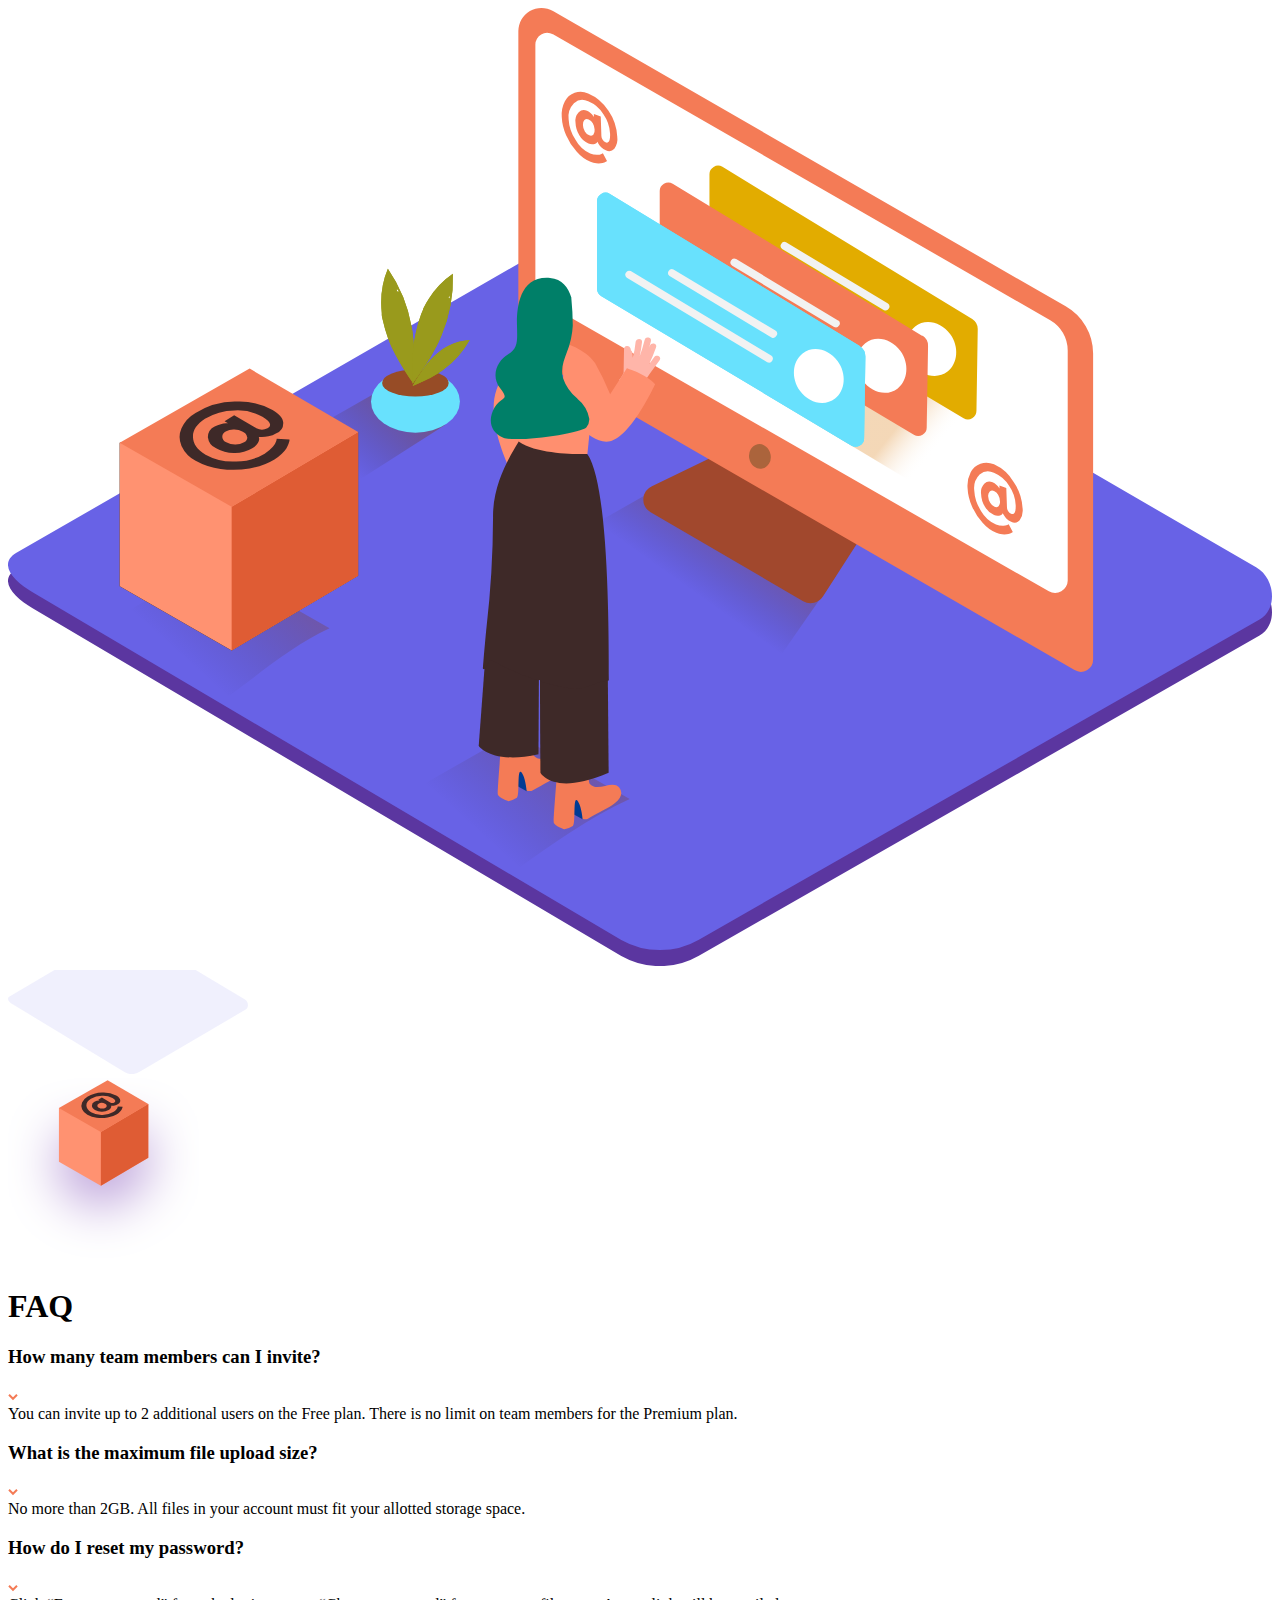
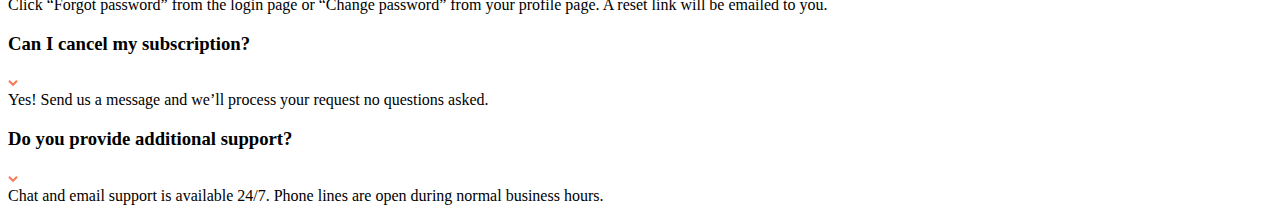
<file: responsive-faq-accordion-card-main/index.html>
<!DOCTYPE html>
<html lang="en-US">
<head>
  <meta charset="UTF-8">
  <meta http-equiv="X-UA-Compatible" content="IE=edge">
  <meta name="viewport" content="width=device-width, initial-scale=1.0">
  <link rel="icon" type="image/png" sizes="32 * 32" href="./assets/icons/favicon-32x32.png">
  <link rel="stylesheet" media="(min-width: 1360px)" href="./css/desktop_style.css">
  <link rel="stylesheet" media="(max-width: 500px)" href="./css/mobile_style.css">
  <title>FAQ Accordion Card</title>
</head>
<body>
  <!-- Main -->
  <main class="container">
    <!-- Image Box -->
    <div class="image_box">
      <div class="image_content">
        <div class="image_box_inner">
          <img src="./assets/img/illustration-woman-online-mobile.svg" class="woman" alt="">
          <img src="./assets/img/bg-pattern-mobile.svg" class="shadow" alt="">
        </div>
        <img class="box" src="./assets/img/illustration-box-desktop.svg">
      </div>
    </div>
    <!-- FAQ Section -->
    <div class="faq_section">
      <div class="faq_section_content">
        <h1 class="faq_section_title">FAQ</h1>
        <div class="question_answer_box">
              <div class="question_box">
                <h3 class="question_box_title">How many team members can I invite?</h3>
                <img class="arrow" src="./assets/icons/icon-arrow-down.svg">
              </div>
              <div class="answer_box">
                You can invite up to 2 additional users on the Free plan. There is no limit on team members for the Premium plan.
              </div>
        </div>
        <div class="question_answer_box">
              <div class="question_box">
                <h3 class="question_box_title">What is the maximum file upload size?</h3>
                <img class="arrow" src="./assets/icons/icon-arrow-down.svg">
              </div>
              <div class="answer_box">
                No more than 2GB. All files in your account must fit your allotted storage space.
              </div>
        </div>
        <div class="question_answer_box">
              <div class="question_box">
                <h3 class="question_box_title">How do I reset my password?</h3>
                <img class="arrow" src="./assets/icons/icon-arrow-down.svg">
              </div>
              <div class="answer_box">
                Click “Forgot password” from the login page or “Change password” from your profile page. A reset link will be emailed to you.
              </div>
        </div>
        <div class="question_answer_box">
              <div class="question_box">
                <h3 class="question_box_title">Can I cancel my subscription?</h3>
                <img class="arrow" src="./assets/icons/icon-arrow-down.svg">
              </div>
              <div class="answer_box">
                Yes! Send us a message and we’ll process your request no questions asked.
              </div>
        </div>
        <div class="question_answer_box">
              <div class="question_box">
                <h3 class="question_box_title">Do you provide additional support?</h3>
                <img class="arrow" src="./assets/icons/icon-arrow-down.svg">
              </div>
              <div class="answer_box">
                Chat and email support is available 24/7. Phone lines are open during normal business hours.
              </div>
        </div>
      </div>
    </div>
  </main>

  <!-- Script file -->
  <script src="./js/script_file.js"></script>
</body>
</html>
</file>
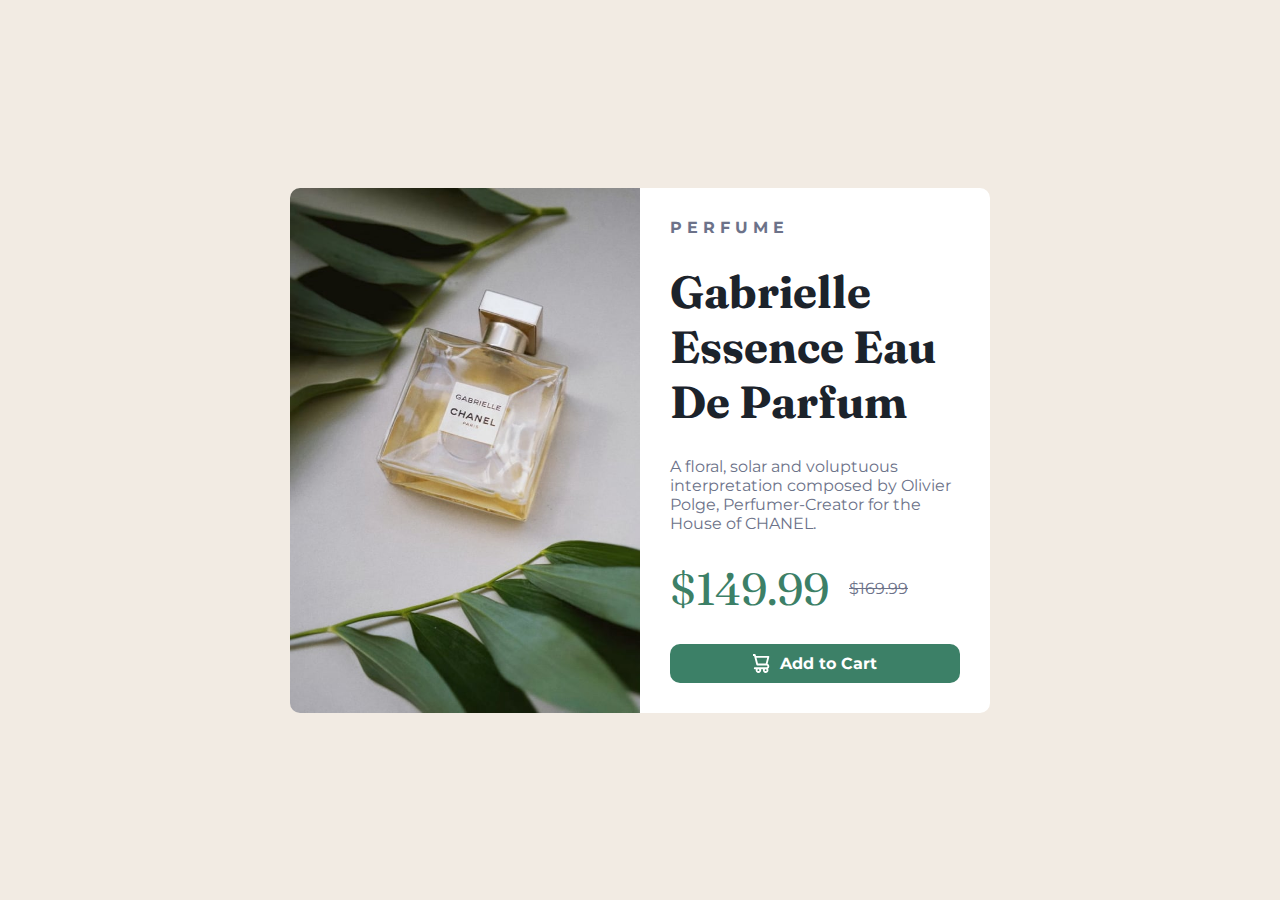
<file: responsive-product-preview-card-component-main/page.html>
<!DOCTYPE html>
<html lang="en-US">
<head>
  <meta charset="UTF-8">
  <meta http-equiv="X-UA-Compatible" content="Mozilla-Firefox">
  <meta http-equiv="refresh" content="none">
  <meat name="descripition" content="Gabrielle Perfume">
  <meta name="author" content="Rakitha Abeykoon">
  <meta name="viewport" content="width=device-width, initial-scale=1.0">
  <title>Welcome Page</title>
  <link rel="icon" type="images/x-icon" href="/images/favicon-32x32.png">
  <link href="https://fonts.googleapis.com/css2?family=Montserrat:wght@500&display=swap" rel="stylesheet">
  <link href="https://fonts.googleapis.com/css2?family=Fraunces:opsz,wght@9..144,700&display=swap" rel="stylesheet">  
  <link rel="stylesheet" href="style_sheet.css">
</head>
<body>
  <div class="container">
    <div class="internal">
      <div class="imgBx">
        <picture>
          <source srcset="./images/image-product-desktop.jpg" media="(orientation: landscape)">
          <source srcset="./images/image-product-mobile.jpg" media="(orientation: portrait)">
          <img src="" alt="Gabrielle Perfume">
        </picture>
      </div>
    <!-- separation  -->
      <div class="contentBx">
        <div class="interior">
          <h3>P E R F U M E</h3>
          <h1>Gabrielle Essence Eau De Parfum</h1>
          <p id="description">A floral, solar and voluptuous interpretation composed by Olivier Polge, Perfumer-Creator for the House of CHANEL.</p>
          <p id="price">$149.99<del>$169.99</del></p>
          <button type="button"><img src="./images/icon-cart.svg"><span>Add to Cart</span></button>
        </div>
      </div>
    </div>
  </div>
</body>
</html>
</file>
<file: responsive-faq-accordion-card-main/css/desktop_style.css>
@import url('https://fonts.googleapis.com/css2?family=Kumbh+Sans:wght@400;700&display=swap');

:root{
  --color-text-question-Very-dark-grayish-blue: #4A4B5E;
  --color-text-answer-Very-dark-grayish-blue: #787887;
  --color-text-selected: #000000;
  --color-background-gradient-violet: #AF67E9;
  --color-background-gradient-blue: #6565E7;
  --color-background: #ffffff;
  --color-divider-Light-grayish-blue: #E7E7E9;
  --color-shadow-dark-blue: #1D1E35;
  --color-hover-orange: #F47C57;
  --font-size: 12px;
}

*{
  box-sizing: border-box;
}

html{
  font-size: var(--font-size);
}

body{
  margin: 0;
  width: 100vw;
  height: 100vh;
  font-family: 'Kumbh Sans', sans-serif;
  background: linear-gradient(var(--color-background-gradient-violet), var(--color-background-gradient-blue));
  display: grid;
  justify-content: center;
  align-content: center;
}

  .container{
    width: 70vw;
    height: 70vh;
    display: flex;
    flex-direction: row;
    background-color: var(--color-background);
    border-radius: 30px;
    position: relative;
    background-image: url(/assets/img/bg-pattern-desktop.svg);
    background-repeat: no-repeat;
    background-position: -42rem -20rem;
    /* box-shadow: 0px 1px 0px 0px hsl(238, 29%, 16%, 0.2); */
  }

    /* FAQ Section */

    .container .faq_section{
      position: absolute;
      left: 50%;
      height: 100%;
      width: 50%;
      display: flex;
      flex-direction: column;
      justify-content: center;
    }

      .container .faq_section .faq_section_content{
        position: absolute;
        margin-right: 5rem;
      }

        .container .faq_section .faq_section_content .faq_section_title{
          width: 100%;
          font-size: 2.5rem;
          font-weight: 700;
          color: #000;
          margin-top: 0;
          margin-bottom: 20px;
        }

        .container .faq_section .faq_section_content .question_answer_box{
          border-bottom: 0.1px solid var(--color-divider-Light-grayish-blue);
          padding-top: 20px;
          padding-bottom: 20px;
        }

        .container .faq_section .faq_section_content .question_answer_box .question_box{
          display: flex;
          flex-direction: row;
          justify-content: space-between;
          transition: 0.3s ease-in;
        }

          .container .faq_section .faq_section_content .question_answer_box .question_box .question_box_title{
            font-size: 1.2rem;
            font-weight: 400;
            color: var(--color-text-question-Very-dark-grayish-blue);
            margin-top: 0;
            margin-bottom: 0;
            margin-right: 70px;
            cursor: pointer;
          }

          .container .faq_section .faq_section_content .question_answer_box .question_box .arrow{
            align-self: center;
            cursor: pointer;
          }

        .container .faq_section .faq_section_content .question_answer_box .answer_box{
          width: 90%;
          font-size: 1em;
          font-weight: 400;
          color: var(--color-text-answer-Very-dark-grayish-blue);
          padding-top: 20px;
          display: none;
        }

/* hover Features */

.container .faq_section .faq_section_content .question_answer_box .question_box .question_box_title:hover{
  color: var(--color-hover-orange);
}

/* Image Box */

.container .image_box{
  position: absolute;
  left: 0;
  height: 100%;
  width: 50%;
}

  .container .image_box .image_content{
    position: absolute;
    height: 100%;
    width: 100%;
    padding-right: 50px;
  }

  .container .image_box .image_content .image_box_inner{
    background-image: url(/assets/img/illustration-woman-online-desktop.svg);
    height: 100%;
    background-repeat: no-repeat;
    background-position: -7rem center;
  }

  .container .image_box .image_content .image_box_inner .woman{
    display: none;
  }

  .container .image_box .image_content .image_box_inner .shadow{
    display: none;
  }

  .container .image_box .image_content .box{
    position: absolute;
    top: 22.5rem;
    left: -10.5rem;
  }

/* Error */

/* .container .faq_section{
  position: absolute;
  left: 50%;
}

.container .faq_section .faq_section_title{
  margin-top: 0;
  margin-bottom: 0;
  font-size: 2.5rem;
  font-weight: 700;
}

.container .faq_section .question_answer_box .question_box .question_box_title{
  margin-top: 0;
  margin-bottom: 0;
}

.container .faq_section .faq_section_content{

} */

/* .container{
  background-color: var(--color-background);
  border-radius: 30px;
  display: flex;
  background-image: url(/assets/img/bg-pattern-desktop.svg);
  background-repeat: no-repeat;
  background-position: -40rem -22rem;
  background-size: 900px auto;
}

.container .faq_section{
  position: relative;
  display: flex;
  flex-direction: column;
  justify-content: center;
  align-items: center;
  padding-right: 8em;
	padding-left: 5em;
	padding-top: 8em;
	padding-bottom: 8em;
}

.container .faq_section .faq_section_title{
  width: 100%;
  font-size: 2.5em;
  font-weight: 700;
  color: var(--color-text-selected-Very-dark-grayish-blue);
  margin-top: 0;
  margin-bottom: 30px;
}

.container .faq_section .question_answer_box{
 display: flex;
 flex-direction: column;
 justify-content: flex-start;
 width: 100%;
 border-bottom: 0.1px solid var(--color-divider-Light-grayish-blue);
 margin-bottom: 20px;
}

.container .faq_section .question_answer_box:nth-child(2){
  margin-top: 0;
}

.container .faq_section .question_answer_box .question_box{
  display: flex;
  flex-direction: row;
  justify-content: space-between;
}

.container .faq_section .question_answer_box .question_box .question_box_title{
  font-size: 1.2em;
  font-weight: 400;
  color: var(--color-text-question-Very-dark-grayish-blue);
  margin-bottom: 10px;
	margin-top: 10px;
  transition: 0.3s;
}

.container .faq_section .question_answer_box .question_box .arrow{
  align-self: center;
  transition: 0.3s;
}

.container .faq_section .question_answer_box .answer_box{
  width: 90%;
  font-size: 1em;
  font-weight: 400;
  color: var(--color-text-answer-Very-dark-grayish-blue);
  margin-bottom: 20px;
}

.container .faq_section .question_answer_box .answer_box{
  display: none;
}

.container .faq_section .question_answer_box .question_box .question_box_title, .arrow:hover{
  cursor: pointer;
}
.container .faq_section .question_answer_box .question_box .question_box_title:hover{
  color: var(--color-hover-orange);
} */
</file>
<file: responsive-faq-accordion-card-main/css/mobile_style.css>
:root{
  --color-text-question-Very-dark-grayish-blue: #4A4B5E;
  --color-text-answer-Very-dark-grayish-blue: #787887;
  --color-text-topic: #000000;
  --color-background-gradient-violet: #AF67E9;
  --color-background-gradient-blue: #6565E7;
  --color-background: #ffffff;
  --color-divider-Light-grayish-blue: #E7E7E9;
  --color-shadow-dark-blue: #1D1E35;
  --color-hover-orange: #F47C57;
  --font-size: 12px;
}

body{
  margin: 0;
  width: 100vw;
  height: 100vh;
  font-family: 'Kumbh Sans', sans-serif;
  background: linear-gradient(var(--color-background-gradient-violet), var(--color-background-gradient-blue));
  display: grid;
  justify-content: center;
  align-content: center;
  position: relative;
}

  .container{
    width: 70vw;
    height: 75vh;
    background-color: var(--color-background);
    border-radius: 30px;
    position: absolute;
    left: 50%;
    top: 55%;
    transform: translate(-50%, -50%);
    display: flex;
    flex-direction: column;
    align-items: center;
    /* box-shadow: 0px 1px 0px 0px hsl(238, 29%, 16%, 0.2); */

  }

    /* Image Box */

    .container .image_box{
      width: 15rem;
      height: auto;
      position: relative;
    }

      .container .image_box .image_content .image_box_inner .woman{
        position: absolute;
        margin-top: -6.5rem;
        z-index: 2;
      }

      .container .image_box .image_content .image_box_inner .shadow{
        position: absolute;
        margin-top: -0.3rem;
        margin-left: -0.5rem;
      }

    .container .image_box .image_content .box{
      display: none;
    }

    /* FAQ Section */

     .container .faq_section{
      width: 100%;
      position: absolute;
      top: 6.5rem;
      left: 0;
      display: flex;
      flex-direction: row;
      justify-content: center;
    } 

    .container .faq_section .faq_section_content{
      width: 80%;
      display: flex;
      flex-direction: column;
      justify-content: flex-start;
      margin-top: 30px;
    }

      .container .faq_section .faq_section_content .faq_section_title{
        width: 100%;
        display: block;
        text-align: center;
        font-size: 2em;
        color: var(--color-text-topic);
        margin-top: 0;
        margin-bottom: 0;
      } 

      .container .faq_section .faq_section_content .question_answer_box{
        border-bottom: 0.1px solid var(--color-divider-Light-grayish-blue);
        padding-top: 20px;
        padding-bottom: 20px;
      }

        .container .faq_section .faq_section_content .question_answer_box .question_box{
          display: flex;
          flex-direction: row;
          justify-content: space-between;
          transition: 0.3s ease-in;
        }

          .container .faq_section .faq_section_content .question_answer_box .question_box .question_box_title{
            font-size: 1rem;
            font-weight: 400;
            color: var(--color-text-question-Very-dark-grayish-blue);
            margin-top: 0;
            margin-bottom: 0;
            cursor: pointer;
          }

          .container .faq_section .faq_section_content .question_answer_box .question_box .arrow{
            align-self: center;
            cursor: pointer;
          }

        .container .faq_section .faq_section_content .question_answer_box .answer_box{
          font-size: 0.8rem;
          font-weight: 400;
          color: var(--color-text-answer-Very-dark-grayish-blue);
          padding-top: 20px;
          display: none;
        }

/* hover Features */

.container .faq_section .faq_section_content .question_answer_box .question_box .question_box_title:hover{
  color: var(--color-hover-orange);
}
</file>
<file: responsive-product-preview-card-component-main/style_sheet.css>
*{
  margin: 0;
  padding: 0;
}
body{
  display: flex;
  justify-content: center;
  align-content: center;
  padding-top: 127.5px;
  background:  hsl(30, 38%, 92%);
}
.container{
  position: relative;
  width: 760px;
  height: 585px;
  /* height: 760px; */
  display: flex;
  justify-content: center;
  align-items: center;
  flex-wrap: wrap;
  margin: 30px;
}
.container .internal{
  width: 700px;
  height: 525px;
  position: relative;
  display: flex;
  flex-direction: row;
  justify-content: center;
  /* margin: 30px; */
}
.container .internal .imgBx{
  position: relative;
  width: 350px;
}
.container .internal .imgBx picture img{
  max-width: 100%;
  border-radius: 10px 0px 0px 10px;
}
.container .internal .contentBx{
  position: relative;
  width: 350px;
  background-color: hsl(0, 0%, 100%);
  border-radius: 0px 10px 10px 0px;
}
.container .internal .contentBx .interior{
  width: 290px;
  height: 465px;
  display: flex;
  flex-direction: column;
  justify-content: flex-start;
  flex-wrap: wrap;
  position: relative;
  margin: 30px;
}
.container .internal .contentBx .interior h3, #description{
  color: hsl(228, 12%, 48%);
  font-family: 'Montserrat', sans-serif;
  font-size: 16px;
}
.container .internal .contentBx .interior h3{
  margin-bottom: 27.75px;
}
.container .internal .contentBx .interior #description{
  margin-bottom: 27.75px;
}
.container .internal .contentBx .interior h1{
  color:  hsl(212, 21%, 14%);
  font-family: 'Fraunces', serif;
  font-weight: 700;
  font-size: 45px;

  margin-bottom: 27.75px;
}
.container .internal .contentBx .interior #price{
  color: hsl(158, 36%, 37%);
  font-family: 'Fraunces', serif;
  font-size: 45px;
  display: flex;
  align-items: flex-start;

  margin-bottom: 27.75px;
}
.container .internal .contentBx .interior #price del{
  color: hsl(228, 12%, 48%);
  font-family: 'Montserrat', sans-serif;
  font-size: 16px;

  margin-top: 18px;
  padding-left: 20px;
}
.container .internal .contentBx .interior button{
  position: relative;
  display: flex;
  justify-content: center;
  background: hsl(158, 36%, 37%);
  border: 0px;
  border-radius: 10px;
  padding-top: 10px;
  padding-bottom: 10px;

  /* margin-top: 256px; */
}
.container .internal .contentBx .interior button span{
  color: hsl(0, 0%, 100%);
  font-family: 'Montserrat', sans-serif;
  font-size: 16px;
  padding-left: 10px;
  font-weight: 700;
}

.container .internal .contentBx .interior button:hover{
  background: hsl(157, 95%, 9%);
  cursor: pointer;
}


@media screen and (max-width: 375px ){
  body{
    padding: 0px;
  }
  .container{
    width: 375px;
    height: 812px;
    margin: 0px;
  }
  .container .internal{
    width: 350px;
    height: 762.9px;
    flex-direction: column;
    align-items: center;
    margin: 24.55px 12.5px;
  }
  .container .internal .imgBx{
    height: 237.9px;
  }
  .container .internal .imgBx picture img{
    border-radius: 10px 10px 0px 0px;
  }
  .container .internal .contentBx{
    width: 350px;
    border-radius: 0px 0px 10px 10px;
  }
  
}
</file>
